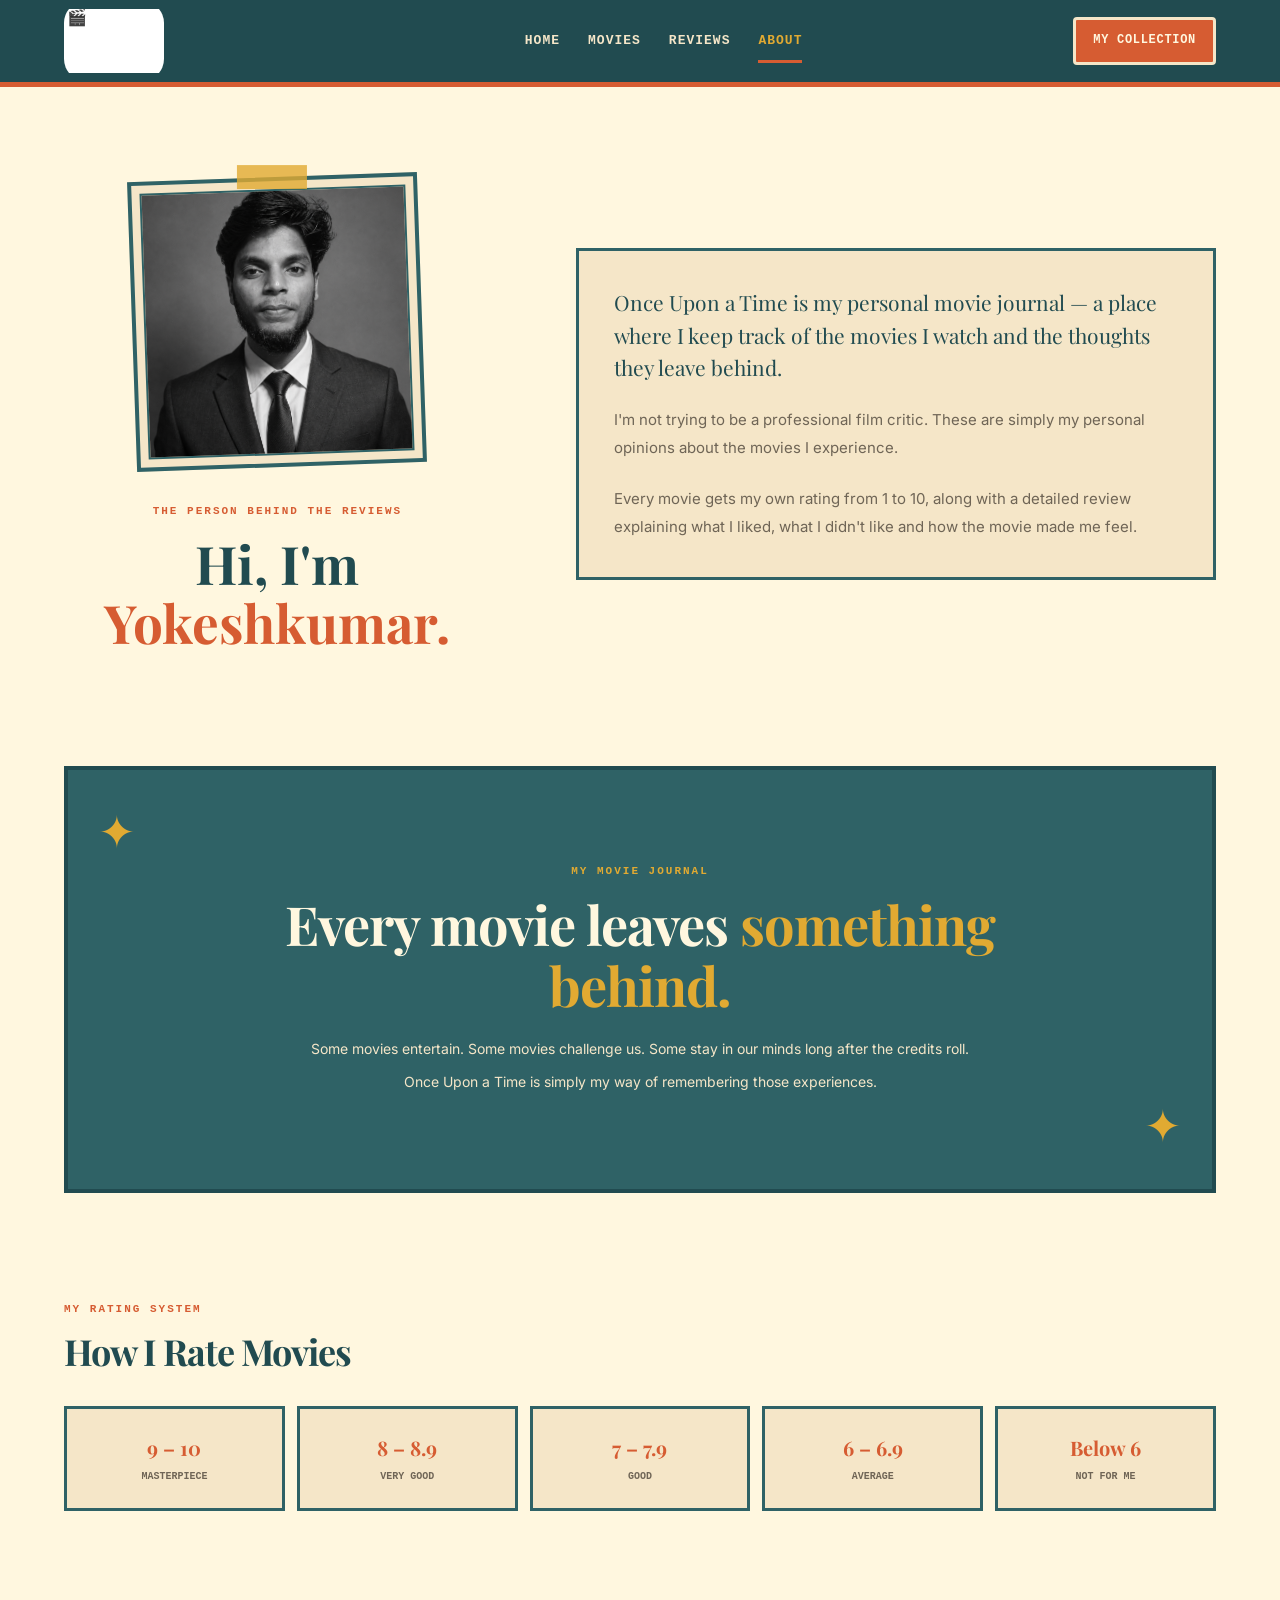
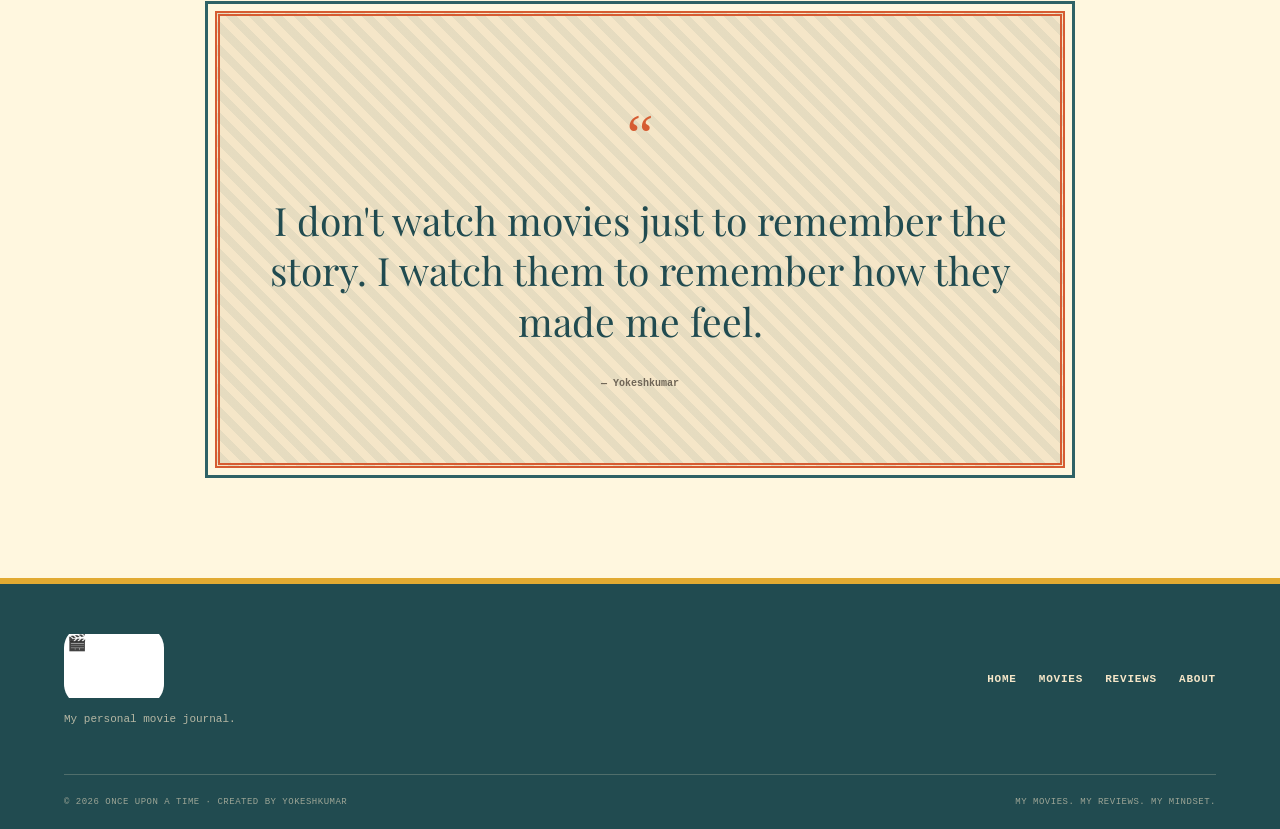
<file: about.html>
<!doctype html>
<html lang="en">
  <head>
    <meta charset="UTF-8" />
    <meta name="viewport" content="width=device-width, initial-scale=1.0" />
    <title>About | Once Upon a Time</title>
    <meta
      name="description"
      content="About Yokeshkumar and his personal movie journal."
    />
    <link rel="preconnect" href="https://fonts.googleapis.com" />
    <link rel="preconnect" href="https://fonts.googleapis.com" crossorigin />
    <link
      href="https://fonts.googleapis.com/css2?family=Inter:wght@400;500;600;700;800&family=Playfair+Display:wght@500;600;700&display=swap"
      rel="stylesheet"
    />
    <link rel="stylesheet" href="css/style.css" />
    <link rel="stylesheet" href="css/responsive.css" />
  </head>
  <body>
    <!-- ===================================================== HEADER ====================================================== -->
    <header class="site-header">
      <div class="container nav-container">
        <a href="index.html" class="logo">
          <span class="logo-icon"> 🎬 </span>
          <span class="logo-text"> Once <span>Upon a Time</span> </span>
        </a>
        <nav class="main-nav">
          <a href="index.html" class="nav-link"> Home </a>
          <a href="movies.html" class="nav-link"> Movies </a>
          <a href="reviews.html" class="nav-link"> Reviews </a>
          <a href="about.html" class="nav-link active"> About </a>
        </nav>
        <a href="movies.html" class="nav-button"> My Collection </a>
      </div>
    </header>
    <!-- ===================================================== ABOUT ====================================================== -->
    <main>
      <section class="about-page">
        <div class="container">
          <div class="about-hero">
            <!-- PROFILE -->
            <div class="about-profile">
              <div class="profile-image">
                <img src="images/profile/yokeshkumar.png" alt="Yokeshkumar" />
              </div>
              <span class="section-label"> THE PERSON BEHIND THE REVIEWS </span>
              <h1>Hi, I'm <span>Yokeshkumar.</span></h1>
            </div>
            <!-- INTRO -->
            <div class="about-intro">
              <p class="about-lead">
                Once Upon a Time is my personal movie journal — a place where I
                keep track of the movies I watch and the thoughts they leave
                behind.
              </p>
              <p>
                I'm not trying to be a professional film critic. These are
                simply my personal opinions about the movies I experience.
              </p>
              <p>
                Every movie gets my own rating from 1 to 10, along with a
                detailed review explaining what I liked, what I didn't like and
                how the movie made me feel.
              </p>
            </div>
          </div>
          <!-- ================================================= MY MOVIE PHILOSOPHY ================================================== -->
          <div class="about-philosophy">
            <span class="section-label"> MY MOVIE JOURNAL </span>
            <h2>Every movie leaves <span>something behind.</span></h2>
            <p>
              Some movies entertain. Some movies challenge us. Some stay in our
              minds long after the credits roll.
            </p>
            <p>
              Once Upon a Time is simply my way of remembering those
              experiences.
            </p>
          </div>
          <!-- ================================================= RATING SYSTEM ================================================== -->
          <div class="rating-guide">
            <div class="section-top">
              <div>
                <span class="section-label"> MY RATING SYSTEM </span>
                <h2>How I Rate Movies</h2>
              </div>
            </div>
            <div class="rating-scale">
              <div class="rating-item">
                <strong> 9 – 10 </strong> <span> Masterpiece </span>
              </div>
              <div class="rating-item">
                <strong> 8 – 8.9 </strong> <span> Very Good </span>
              </div>
              <div class="rating-item">
                <strong> 7 – 7.9 </strong> <span> Good </span>
              </div>
              <div class="rating-item">
                <strong> 6 – 6.9 </strong> <span> Average </span>
              </div>
              <div class="rating-item">
                <strong> Below 6 </strong> <span> Not For Me </span>
              </div>
            </div>
          </div>
          <!-- ================================================= QUOTE ================================================== -->
          <div class="about-quote">
            <span> “ </span>
            <blockquote>
              I don't watch movies just to remember the story. I watch them to
              remember how they made me feel.
            </blockquote>
            <small> — Yokeshkumar </small>
          </div>
        </div>
      </section>
    </main>
    <!-- ===================================================== FOOTER ====================================================== -->
    <footer class="site-footer">
      <div class="container footer-container">
        <div class="footer-brand">
          <a href="index.html" class="logo">
            <span class="logo-icon"> 🎬 </span>
            <span class="logo-text"> Once <span>Upon a Time</span> </span>
          </a>
          <p>My personal movie journal.</p>
        </div>
        <div class="footer-links">
          <a href="index.html"> Home </a> <a href="movies.html"> Movies </a>
          <a href="reviews.html"> Reviews </a> <a href="about.html"> About </a>
        </div>
      </div>
      <div class="container footer-bottom">
        <p>© 2026 Once Upon a Time · Created by Yokeshkumar</p>
        <p>My movies. My reviews. My mindset.</p>
      </div>
    </footer>
    <script src="js/app.js"></script>
  </body>
</html>
</file>
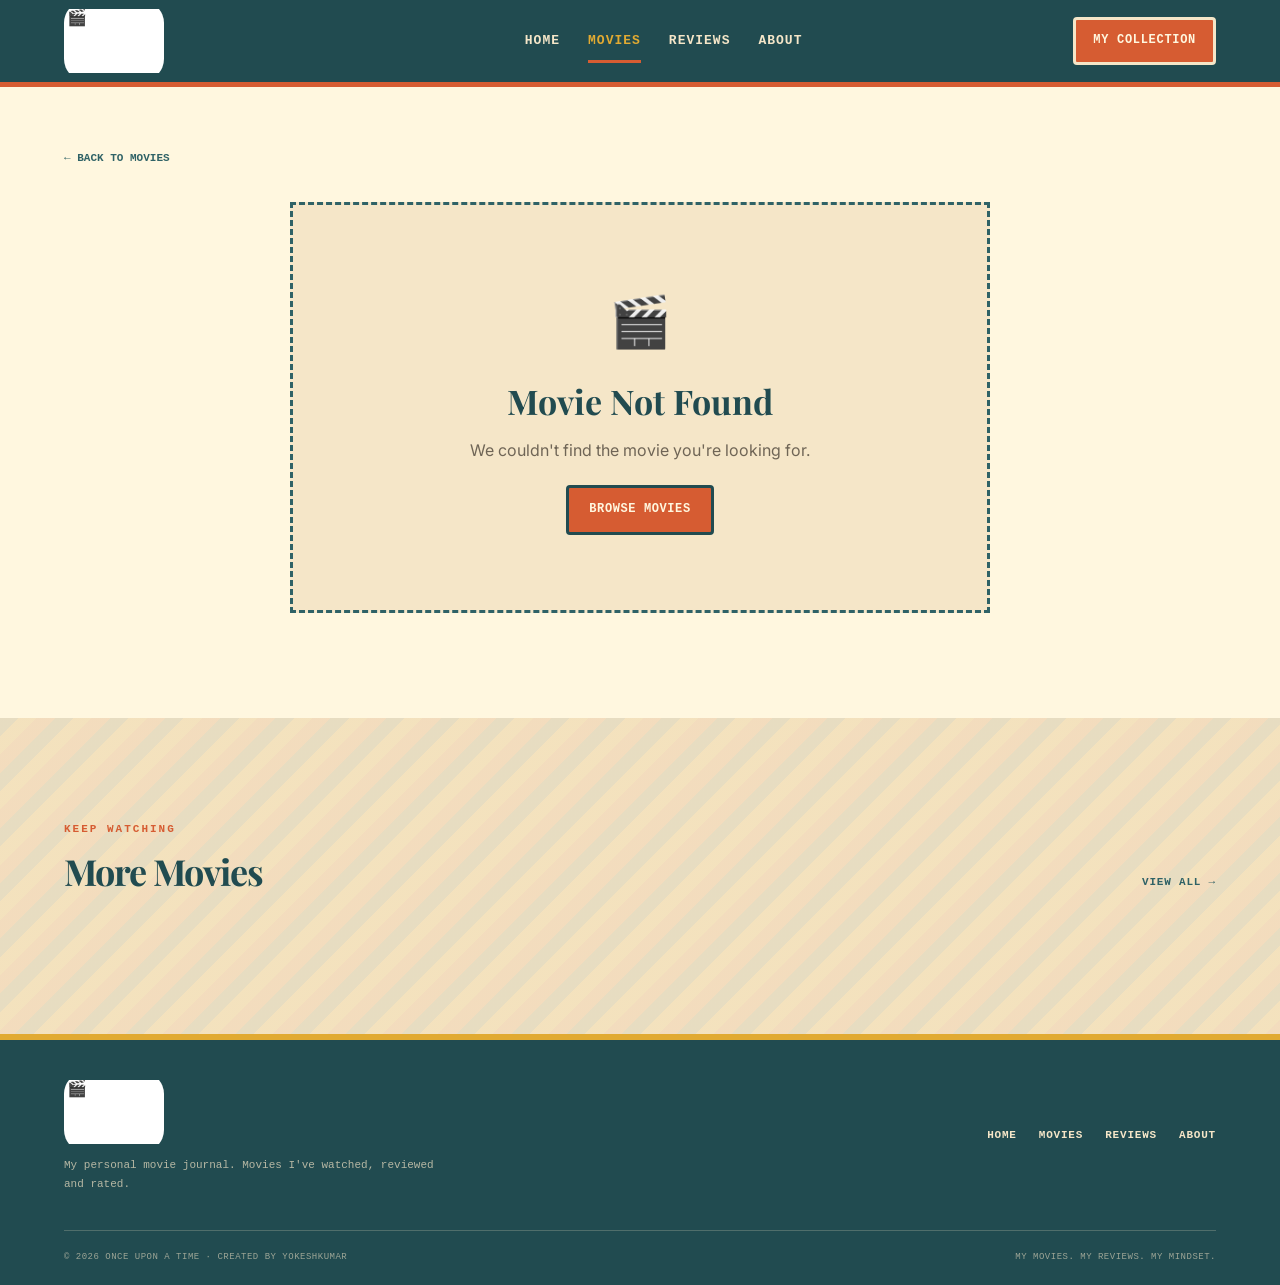
<file: movie.html>
<!doctype html>
<html lang="en">
  <head>
    <meta charset="UTF-8" />
    <meta name="viewport" content="width=device-width, initial-scale=1.0" />
    <title>Movie Details | Once Upon a Time</title>
    <meta
      name="description"
      content="Movie review and rating by Yokeshkumar."
    />
    <!-- Google Fonts -->
    <link rel="preconnect" href="https://fonts.googleapis.com" />
    <link rel="preconnect" href="https://fonts.googleapis.com" crossorigin />
    <link
      href="https://fonts.googleapis.com/css2?family=Inter:wght@400;500;600;700;800&family=Playfair+Display:wght@500;600;700&display=swap"
      rel="stylesheet"
    />
    <!-- Main CSS -->
    <link rel="stylesheet" href="css/style.css" />
    <link rel="stylesheet" href="css/responsive.css" />
  </head>
  <body>
    <!-- ===================================================== HEADER ====================================================== -->
    <header class="site-header">
      <div class="container nav-container">
        <!-- Logo -->
        <a href="index.html" class="logo">
          <span class="logo-icon">🎬</span>
          <span class="logo-text"> Once <span>Upon a Time</span> </span>
        </a>
        <!-- Navigation -->
        <nav class="main-nav">
          <a href="index.html" class="nav-link"> Home </a>
          <a href="movies.html" class="nav-link active"> Movies </a>
          <a href="reviews.html" class="nav-link"> Reviews </a>
          <a href="about.html" class="nav-link"> About </a>
        </nav>
        <a href="movies.html" class="nav-button"> My Collection </a>
      </div>
    </header>
    <!-- ===================================================== MOVIE DETAILS ====================================================== -->
    <main>
      <section class="movie-details-section">
        <div class="container">
          <!-- Back Button -->
          <a href="movies.html" class="back-link"> ← Back to Movies </a>
          <!-- ================================================= MOVIE CONTENT ================================================== -->
          <div class="movie-details" id="movieDetails">
            <!-- JavaScript will insert movie details here -->
            <!-- Loading -->
            <div class="movie-loading">
              <div class="loading-spinner"></div>
              <p>Loading movie...</p>
            </div>
          </div>
          <!-- ================================================= ERROR MESSAGE ================================================== -->
          <div class="movie-error" id="movieError" hidden>
            <div class="error-icon">🎬</div>
            <h2>Movie Not Found</h2>
            <p>We couldn't find the movie you're looking for.</p>
            <a href="movies.html" class="btn btn-primary"> Browse Movies </a>
          </div>
        </div>
      </section>
      <!-- ===================================================== OTHER MOVIES ====================================================== -->
      <section class="related-section">
        <div class="container">
          <div class="section-top">
            <div>
              <span class="section-label"> KEEP WATCHING </span>
              <h2>More Movies</h2>
            </div>
            <a href="movies.html" class="view-all"> View All → </a>
          </div>
          <div class="movie-grid related-grid" id="relatedMovies">
            <!-- JavaScript will insert related movies -->
          </div>
        </div>
      </section>
    </main>
    <!-- ===================================================== FOOTER ====================================================== -->
    <footer class="site-footer">
      <div class="container footer-container">
        <div class="footer-brand">
          <a href="index.html" class="logo">
            <span class="logo-icon"> 🎬 </span>
            <span class="logo-text"> Once <span>Upon a Time</span> </span>
          </a>
          <p>
            My personal movie journal. Movies I've watched, reviewed and rated.
          </p>
        </div>
        <div class="footer-links">
          <a href="index.html"> Home </a> <a href="movies.html"> Movies </a>
          <a href="reviews.html"> Reviews </a> <a href="about.html"> About </a>
        </div>
      </div>
      <div class="container footer-bottom">
        <p>© 2026 Once Upon a Time · Created by Yokeshkumar</p>
        <p>My movies. My reviews. My mindset.</p>
      </div>
    </footer>
    <!-- ===================================================== JAVASCRIPT ====================================================== -->
    <script src="js/movie-details.js"></script>
  </body>
</html>
</file>
<file: css/style.css>
:root {
    --cream: #f5e6c8;
    --paper: #fff7df;
    --paper-deep: #ead8b5;
    --teal: #2f6266;
    --teal-dark: #214b50;
    --teal-light: #5b9695;
    --orange: #d65c32;
    --orange-light: #ef8b4d;
    --red: #b94737;
    --mustard: #e1aa32;
    --ink: #263f42;
    --muted: #6f6556;
    --white: #fffaf0;
    --border: #2f6266;
    --shadow: 7px 7px 0 rgba(47, 98, 102, .18);
    --soft-shadow: 0 12px 30px rgba(55, 47, 35, .14);
    --container: 1180px;
    --radius: 8px;
    --transition: .25s ease;
}

* {
    margin: 0;
    padding: 0;
    box-sizing: border-box;
}

html {
    scroll-behavior: smooth;
}

body {
    font-family: "Inter", Arial, sans-serif;
    background: var(--cream);
    color: var(--ink);
    line-height: 1.65;
    overflow-x: hidden;
}

body::before {
    content: "";
    position: fixed;
    inset: 0;
    z-index: -2;
    pointer-events: none;
    opacity: .28;
    background-image:
        radial-gradient(circle at 20% 20%, rgba(47, 98, 102, .12) 0 1px, transparent 1.5px),
        radial-gradient(circle at 80% 70%, rgba(214, 92, 50, .1) 0 1px, transparent 1.5px);
    background-size: 18px 18px, 23px 23px;
}

a {
    color: inherit;
    text-decoration: none;
}

button,
input,
select {
    font: inherit;
}

img {
    display: block;
    max-width: 100%;
}

.container {
    width: min(var(--container), 90%);
    margin: 0 auto;
}

h1,
h2,
h3,
.logo,
.quote-content blockquote,
.about-quote blockquote {
    font-family: "Playfair Display", Georgia, serif;
}

h1,
h2,
h3 {
    color: var(--teal-dark);
}

::selection {
    background: var(--orange);
    color: var(--paper);
}

::-webkit-scrollbar {
    width: 10px;
}

::-webkit-scrollbar-track {
    background: var(--paper-deep);
}

::-webkit-scrollbar-thumb {
    background: var(--teal);
    border: 2px solid var(--paper-deep);
    border-radius: 10px;
}

.site-header {
    position: relative;
    z-index: 100;
    background: var(--teal-dark);
    color: var(--paper);
    border-bottom: 5px solid var(--orange);
    box-shadow: none;
}

.nav-container {
    min-height: 82px;
    display: flex;
    align-items: center;
    justify-content: space-between;
    gap: 30px;
}

.logo {
    display: inline-flex;
    align-items: center;
    width: 190px;
    height: 64px;
    overflow: hidden;
    white-space: nowrap;
    transition: var(--transition);
}

.logo:hover {
    transform: translateY(-1px);
}

.logo-icon {
    width: 100px;
    height: 80px;
    padding: 3px;
    background: white;
    border-radius: 22px;
}

.logo-icon img {
    width: 100%;
    height: 100%;

    display: block;
    object-fit: contain;

    border-radius: 20px;
}


.logo-text {
    display: none;
}

.logo-text span {
    color: var(--orange-light);
}

.main-nav {
    display: flex;
    align-items: center;
    gap: 28px;
}

.nav-link {
    position: relative;
    color: var(--cream);
    font-family: "Courier New", monospace;
    font-size: 13px;
    font-weight: 700;
    text-transform: uppercase;
    letter-spacing: 1px;
    transition: var(--transition);
}

.nav-link:hover,
.nav-link.active {
    color: var(--mustard);
}

.nav-link.active::after {
    content: "";
    position: absolute;
    left: 0;
    right: 0;
    bottom: -11px;
    height: 3px;
    background: var(--orange);
}

.nav-button {
    padding: 11px 17px;
    border: 3px solid var(--cream);
    border-radius: 4px;
    background: var(--orange);
    color: var(--paper);
    box-shadow: none;
    font-family: "Courier New", monospace;
    font-size: 12px;
    font-weight: 700;
    text-transform: uppercase;
    letter-spacing: .7px;
    transition: var(--transition);
}

.nav-button:hover {
    transform: translate(2px, 2px);
    box-shadow: none;
    background: var(--red);
}

.hero {
    position: relative;
    min-height: 650px;
    display: flex;
    align-items: center;
    overflow: hidden;
    background: var(--paper);
}

.hero::before {
    content: "";
    position: absolute;
    width: 850px;
    height: 850px;
    right: -210px;
    top: -100px;
    background: repeating-conic-gradient(from -15deg,
            var(--orange) 0 9deg,
            var(--cream) 9deg 18deg,
            var(--teal) 18deg 27deg,
            var(--paper) 27deg 36deg,
            var(--mustard) 36deg 45deg);
    border-radius: 50%;
    opacity: .95;
}

.hero::after {
    content: "";
    position: absolute;
    inset: 0;
    background:
        linear-gradient(90deg, var(--paper) 0%, rgba(255, 247, 223, .98) 39%, rgba(255, 247, 223, .45) 67%, rgba(255, 247, 223, 0) 100%),
        repeating-linear-gradient(0deg, rgba(47, 98, 102, .035) 0 1px, transparent 1px 5px);
    pointer-events: none;
}

.hero-background {
    position: absolute;
    inset: 0;
    background:
        radial-gradient(circle at 76% 50%, transparent 0 118px, rgba(255, 247, 223, .9) 120px 126px, transparent 128px),
        radial-gradient(circle at 76% 50%, rgba(214, 92, 50, .2), transparent 25%);
}

.hero-container {
    position: relative;
    z-index: 2;
    display: grid;
    grid-template-columns: 1.1fr .9fr;
    align-items: center;
    gap: 55px;
}

.hero-content {
    max-width: 700px;
}

.hero-label,
.section-label,
.filter-label {
    display: inline-block;
    color: var(--orange);
    font-family: "Courier New", monospace;
    font-size: 11px;
    font-weight: 800;
    text-transform: uppercase;
    letter-spacing: 2px;
}

.hero-label {
    margin-bottom: 17px;
}

.hero h1 {
    max-width: 720px;
    margin-bottom: 22px;
    font-size: clamp(48px, 6vw, 78px);
    line-height: 1.02;
    letter-spacing: -2px;
    color: var(--teal-dark);
}

.hero h1::before {
    content: "✦";
    display: block;
    margin-bottom: 6px;
    color: var(--mustard);
    font-family: Georgia, serif;
    font-size: 24px;
    letter-spacing: 0;
}

.hero h1 span {
    color: var(--orange);
    text-shadow: none;
}

.hero-description {
    max-width: 590px;
    margin-bottom: 17px;
    color: var(--muted);
    font-size: 16px;
}

.reviewer {
    margin-bottom: 30px;
    color: var(--muted);
    font-family: "Courier New", monospace;
    font-size: 13px;
}

.reviewer strong {
    color: var(--teal);
}

.hero-buttons {
    display: flex;
    flex-wrap: wrap;
    gap: 14px;
}

.btn {
    display: inline-flex;
    align-items: center;
    justify-content: center;
    gap: 10px;
    min-height: 46px;
    padding: 12px 20px;
    border: 3px solid var(--teal-dark);
    border-radius: 4px;
    font-family: "Courier New", monospace;
    font-size: 12px;
    font-weight: 800;
    text-transform: uppercase;
    letter-spacing: .6px;
    cursor: pointer;
    transition: var(--transition);
}

.btn-primary {
    background: var(--orange);
    color: var(--paper);
    box-shadow: none;
}

.btn-primary:hover {
    transform: translate(2px, 2px);
    box-shadow: none;
    background: var(--red);
}

.btn-secondary {
    background: var(--paper);
    color: var(--teal-dark);
    box-shadow: none;
}

.btn-secondary:hover {
    background: var(--mustard);
    color: var(--teal-dark);
    transform: translate(2px, 2px);
    box-shadow: none;
}

.hero-decoration {
    position: relative;
    min-height: 430px;
    display: grid;
    place-items: center;
}

.film-circle {
    position: relative;
    width: 260px;
    height: 260px;
    display: grid;
    place-items: center;
    border: 8px double var(--teal);
    border-radius: 50%;
    background: var(--cream);
    box-shadow: none;
}

.film-circle::before {
    content: "";
    position: absolute;
    inset: 22px;
    border: 3px dashed var(--orange);
    border-radius: 50%;
}

.film-circle::after {
    content: "★  ★  ★  ★";
    position: absolute;
    top: -31px;
    color: var(--mustard);
    font-size: 18px;
    letter-spacing: 8px;
}

.film-circle span {
    position: relative;
    z-index: 2;
    font-size: 72px;
    filter: grayscale(.1);
}

.floating-card {
    position: absolute;
    width: 155px;
    min-height: 105px;
    padding: 15px;
    display: flex;
    flex-direction: column;
    align-items: center;
    justify-content: center;
    text-align: center;
    background: var(--paper);
    border: 3px solid var(--teal);
    border-radius: 6px;
    box-shadow: none;
}

.floating-card span {
    font-size: 22px;
}

.floating-card strong {
    margin-top: 2px;
    color: var(--orange);
    font-family: "Playfair Display", Georgia, serif;
    font-size: 25px;
}

.floating-card small {
    color: var(--muted);
    font-family: "Courier New", monospace;
    font-size: 9px;
    font-weight: 700;
    text-transform: uppercase;
}

.card-one {
    top: 40px;
    right: 5px;
    transform: rotate(4deg);
}

.card-two {
    bottom: 40px;
    left: 0;
    transform: rotate(-4deg);
}

.stats-section {
    position: relative;
    background: var(--teal);
    color: var(--paper);
    border-top: 6px solid var(--orange);
    border-bottom: 6px solid var(--mustard);
}

.stats-section::before,
.quote-section::before {
    content: "✦  ✧  ✦  ✧  ✦  ✧  ✦";
    position: absolute;
    left: 50%;
    top: -16px;
    transform: translateX(-50%);
    color: var(--mustard);
    background: var(--teal);
    padding: 0 14px;
    font-size: 14px;
    letter-spacing: 5px;
}

.stats-grid {
    display: grid;
    grid-template-columns: repeat(4, 1fr);
}

.stat-item {
    padding: 28px 20px;
    text-align: center;
    border-right: 2px solid rgba(245, 230, 200, .28);
}

.stat-item:last-child {
    border-right: 0;
}

.stat-number {
    display: block;
    color: var(--paper);
    font-family: "Playfair Display", Georgia, serif;
    font-size: 38px;
    line-height: 1;
}

.stat-label {
    display: block;
    margin-top: 7px;
    color: var(--cream);
    font-family: "Courier New", monospace;
    font-size: 10px;
    font-weight: 700;
    text-transform: uppercase;
    letter-spacing: 1.2px;
}

.intro-section {
    padding: 105px 0;
    background: var(--paper);
    border-bottom: 2px solid var(--paper-deep);
}

.intro-container {
    display: grid;
    grid-template-columns: 1fr 1fr;
    gap: 90px;
    align-items: end;
}

.section-heading h2,
.section-top h2,
.page-hero h1,
.about-philosophy h2 {
    margin-top: 12px;
    font-size: clamp(35px, 4.5vw, 54px);
    line-height: 1.12;
    letter-spacing: -1px;
}

.section-heading h2 span,
.page-hero h1 span,
.about-philosophy h2 span {
    color: var(--orange);
}

.intro-text {
    position: relative;
    padding: 30px;
    background: var(--cream);
    border: 3px solid var(--teal);
    border-radius: 7px;
    box-shadow: none;
}

.intro-text::before {
    content: "MY NOTES";
    position: absolute;
    top: -15px;
    left: 20px;
    padding: 4px 9px;
    background: var(--orange);
    color: var(--paper);
    border: 2px solid var(--teal-dark);
    font-family: "Courier New", monospace;
    font-size: 9px;
    font-weight: 800;
}

.intro-text p {
    color: var(--muted);
    font-size: 15px;
}

.intro-text p+p {
    margin-top: 20px;
}

.movies-section {
    padding: 90px 0 105px;
    background:
        linear-gradient(rgba(255, 247, 223, .93), rgba(255, 247, 223, .93)),
        repeating-linear-gradient(135deg, var(--mustard) 0 12px, var(--orange) 12px 24px, var(--teal) 24px 36px);
}

.section-top {
    display: flex;
    align-items: end;
    justify-content: space-between;
    gap: 25px;
    margin-bottom: 32px;
}

.section-top h2 {
    font-size: 36px;
}

.view-all {
    color: var(--teal);
    font-family: "Courier New", monospace;
    font-size: 11px;
    font-weight: 800;
    text-transform: uppercase;
    letter-spacing: .8px;
}

.view-all:hover {
    color: var(--orange);
}

.movie-grid {
    display: grid;
    grid-template-columns: repeat(4, 1fr);
    gap: 22px;
}

.movie-card {
    position: relative;
    overflow: hidden;
    background: var(--paper);
    border: 4px solid var(--teal);
    border-radius: 5px;
    box-shadow: none;
    transition: transform var(--transition);
}

.movie-card:nth-child(2n) {
    box-shadow: none;
}

.movie-card:nth-child(3n) {
    transform: rotate(-.5deg);
}

.movie-card:nth-child(4n) {
    transform: rotate(.5deg);
}

.movie-card:hover {
    transform: translateY(-7px) rotate(0);
    box-shadow: none;
}

.poster-wrapper {
    position: relative;
    aspect-ratio: 2 / 3;
    overflow: hidden;
    background: var(--teal-dark);
    border-bottom: 4px solid var(--teal);
}

.poster-wrapper::after {
    content: "";
    position: absolute;
    inset: 0;
    pointer-events: none;
    background: linear-gradient(135deg, rgba(255, 247, 223, .05), transparent 55%);
}

.poster-wrapper img {
    width: 100%;
    height: 100%;
    object-fit: cover;
    transition: transform .5s ease;
}

.movie-card:hover .poster-wrapper img {
    transform: scale(1.045);
}

.rating-badge {
    position: absolute;
    right: 12px;
    bottom: 12px;
    z-index: 5;

    min-width: 52px;
    height: 42px;
    padding: 6px 9px;

    display: flex;
    align-items: center;
    justify-content: center;

    background: var(--mustard);
    color: var(--teal-dark);

    border: 3px solid var(--teal-dark);
    border-radius: 8px;

    box-shadow: 3px 3px 0 rgba(47, 98, 102, .25);

    font-family: "Playfair Display", Georgia, serif;
    font-size: 15px;
    font-weight: 800;
}

.movie-info {
    padding: 17px 15px 18px;
    background: var(--paper);
}

.movie-info h3 {
    margin-bottom: 7px;
    font-size: 17px;
    line-height: 1.25;
}

.movie-meta {
    display: flex;
    flex-wrap: wrap;
    gap: 6px;
    color: var(--muted);
    font-family: "Courier New", monospace;
    font-size: 10px;
}

.genre-list {
    display: flex;
    flex-wrap: wrap;
    gap: 5px;
    margin-top: 11px;
}

.genre-list span {
    padding: 3px 7px;
    border: 1px solid var(--teal);
    color: var(--teal);
    font-family: "Courier New", monospace;
    font-size: 9px;
    font-weight: 700;
    text-transform: uppercase;
}

.review-link {
    display: inline-block;
    margin-top: 14px;
    color: var(--orange);
    font-family: "Courier New", monospace;
    font-size: 10px;
    font-weight: 800;
    text-transform: uppercase;
}

.review-link:hover {
    color: var(--teal);
}

.top-rated-section {
    position: relative;
    padding: 95px 0 110px;
    background: var(--teal-dark);
    color: var(--paper);
    overflow: hidden;
}

.top-rated-section::after {
    content: "";
    position: absolute;
    width: 500px;
    height: 500px;
    right: -240px;
    bottom: -280px;
    border: 65px solid rgba(225, 170, 50, .13);
    border-radius: 50%;
}

.top-rated-section h2,
.top-rated-section .section-top h2 {
    color: var(--paper);
}

.top-rated-section .section-label {
    color: var(--mustard);
}

.top-rated-section .view-all {
    color: var(--cream);
}

.ranking-list {
    max-width: 920px;
    border-top: 3px solid var(--mustard);
}

.ranking-item {
    position: relative;
    display: grid;
    grid-template-columns: 60px 55px 1fr auto;
    align-items: center;
    gap: 18px;
    padding: 16px 10px;
    border-bottom: 2px solid rgba(245, 230, 200, .2);
    transition: var(--transition);
}

.ranking-item:hover {
    padding-left: 18px;
    background: rgba(245, 230, 200, .06);
}

.rank-number {
    color: var(--mustard);
    font-family: "Playfair Display", Georgia, serif;
    font-size: 25px;
    font-weight: 700;
}

.ranking-item img {
    width: 55px;
    height: 75px;
    object-fit: cover;
    border: 3px solid var(--cream);
}

.ranking-info h3 {
    margin-bottom: 3px;
    color: var(--paper);
    font-size: 16px;
}

.ranking-info p {
    color: var(--cream);
    font-family: "Courier New", monospace;
    font-size: 10px;
}

.ranking-rating {
    display: flex;
    align-items: baseline;
    gap: 4px;
}

.ranking-rating span {
    color: var(--cream);
    font-family: "Courier New", monospace;
    font-size: 11px;
}

.ranking-rating strong {
    color: var(--mustard);
    font-family: "Playfair Display", Georgia, serif;
    font-size: 25px;
}

.ranking-rating small {
    color: var(--cream);
    font-size: 10px;
}

.quote-section {
    position: relative;
    padding: 105px 0;
    background: var(--orange);
    color: var(--paper);
    overflow: hidden;
}

.quote-section::before {
    background: var(--orange);
}

.quote-section::after {
    content: "✦";
    position: absolute;
    right: 8%;
    top: 30%;
    color: rgba(255, 247, 223, .25);
    font-size: 130px;
}

.quote-content {
    max-width: 900px;
    margin: auto;
    text-align: center;
}

.quote-mark {
    display: block;
    color: var(--mustard);
    font-family: Georgia, serif;
    font-size: 65px;
    line-height: .7;
}

.quote-content blockquote {
    position: relative;
    margin: 18px auto 25px;
    font-size: clamp(25px, 4vw, 43px);
    line-height: 1.25;
}

.quote-content p {
    font-family: "Courier New", monospace;
    font-size: 12px;
    font-weight: 700;
    letter-spacing: 1px;
}

.site-footer {
    position: relative;
    background: var(--teal-dark);
    color: var(--cream);
    border-top: 6px solid var(--mustard);
}

.footer-container {
    min-height: 190px;
    display: flex;
    align-items: center;
    justify-content: space-between;
    gap: 50px;
}

.footer-brand {
    max-width: 370px;
}

.footer-brand p {
    margin-top: 12px;
    color: rgba(245, 230, 200, .7);
    font-family: "Courier New", monospace;
    font-size: 11px;
    line-height: 1.7;
}

.footer-links {
    display: flex;
    flex-wrap: wrap;
    gap: 22px;
}

.footer-links a {
    color: var(--cream);
    font-family: "Courier New", monospace;
    font-size: 11px;
    font-weight: 700;
    text-transform: uppercase;
    letter-spacing: .8px;
    transition: var(--transition);
}

.footer-links a:hover {
    color: var(--mustard);
}

.footer-bottom {
    min-height: 55px;
    display: flex;
    align-items: center;
    justify-content: space-between;
    gap: 20px;
    border-top: 1px solid rgba(245, 230, 200, .22);
    color: rgba(245, 230, 200, .58);
    font-family: "Courier New", monospace;
    font-size: 9px;
    text-transform: uppercase;
    letter-spacing: .5px;
}

.page-hero {
    position: relative;
    overflow: hidden;
    padding: 105px 0 100px;
    background:
        radial-gradient(circle at 82% 50%, transparent 0 90px, rgba(255, 247, 223, .9) 92px 100px, transparent 102px),
        repeating-conic-gradient(from 0deg at 88% 50%, var(--orange) 0 10deg, var(--paper) 10deg 20deg, var(--teal) 20deg 30deg, var(--paper) 30deg 40deg);
}

.page-hero::after {
    content: "";
    position: absolute;
    inset: 0;
    background: linear-gradient(90deg, var(--paper) 0%, rgba(255, 247, 223, .97) 42%, rgba(255, 247, 223, .55) 72%, transparent 100%);
}

.page-hero .container {
    position: relative;
    z-index: 2;
}

.page-hero h1 {
    max-width: 760px;
    margin: 13px 0 18px;
    font-size: clamp(45px, 6vw, 68px);
    line-height: 1.08;
}

.page-hero p {
    max-width: 650px;
    color: var(--muted);
    font-size: 15px;
}

.movie-collection,
.reviews-page {
    padding: 75px 0 110px;
    background: var(--paper);
}

.movie-controls {
    display: flex;
    flex-direction: column;
    gap: 28px;
    margin-bottom: 45px;
}

.search-box {
    position: relative;
    max-width: 620px;
}

.search-box input {
    width: 100%;
    height: 52px;
    padding: 0 18px 0 50px;
    border: 3px solid var(--teal);
    border-radius: 5px;
    outline: none;
    background: var(--cream);
    color: var(--ink);
    box-shadow: none;
    font-size: 13px;
}

.search-box input::placeholder {
    color: #8a7b66;
}

.search-box input:focus {
    border-color: var(--orange);
    box-shadow: none;
}

.search-icon {
    position: absolute;
    left: 17px;
    top: 50%;
    z-index: 2;
    transform: translateY(-50%);
    color: var(--orange);
    font-family: Georgia, serif;
    font-size: 24px;
    pointer-events: none;
}

.filter-section {
    display: flex;
    flex-direction: column;
    gap: 11px;
}

.filter-buttons {
    display: flex;
    flex-wrap: wrap;
    gap: 8px;
}

.filter-btn {
    padding: 8px 13px;
    border: 2px solid var(--teal);
    border-radius: 3px;
    background: transparent;
    color: var(--teal);
    cursor: pointer;
    font-family: "Courier New", monospace;
    font-size: 10px;
    font-weight: 800;
    text-transform: uppercase;
    transition: var(--transition);
}

.filter-btn:hover,
.filter-btn.active {
    background: var(--orange);
    border-color: var(--orange);
    color: var(--paper);
    box-shadow: none;
}

.results-header {
    display: flex;
    align-items: center;
    justify-content: space-between;
    gap: 20px;
    margin-bottom: 25px;
    padding: 12px 0;
    border-top: 2px solid var(--teal);
    border-bottom: 2px solid var(--teal);
}

.results-header p {
    color: var(--muted);
    font-family: "Courier New", monospace;
    font-size: 11px;
    font-weight: 700;
}

.results-header select,
.review-controls select {
    min-height: 42px;
    padding: 0 35px 0 12px;
    border: 2px solid var(--teal);
    border-radius: 3px;
    outline: none;
    background: var(--cream);
    color: var(--teal-dark);
    font-family: "Courier New", monospace;
    font-size: 10px;
    font-weight: 700;
}

.collection-grid {
    grid-template-columns: repeat(4, 1fr);
}

.no-results {
    padding: 80px 20px;
    text-align: center;
    border: 3px dashed var(--teal);
    background: var(--cream);
}

.no-results-icon {
    margin-bottom: 12px;
    font-size: 45px;
}

.no-results h2 {
    margin-bottom: 8px;
    font-size: 30px;
}

.no-results p {
    color: var(--muted);
    font-size: 13px;
}

.movie-details-section {
    padding: 55px 0 105px;
    background: var(--paper);
}

.back-link {
    display: inline-block;
    margin-bottom: 35px;
    color: var(--teal);
    font-family: "Courier New", monospace;
    font-size: 11px;
    font-weight: 800;
    text-transform: uppercase;
}

.back-link:hover {
    color: var(--orange);
}

.movie-detail-hero {
    display: grid;
    grid-template-columns: 330px 1fr;
    gap: 65px;
    align-items: start;
}

.movie-detail-poster {
    position: relative;
    padding: 8px;
    background: var(--cream);
    border: 4px solid var(--teal);
    box-shadow: none;
}

.movie-detail-poster::before,
.movie-detail-poster::after {
    content: "";
    position: absolute;
    width: 28px;
    height: 28px;
    border: 3px solid var(--mustard);
}

.movie-detail-poster::before {
    top: -13px;
    left: -13px;
    border-right: 0;
    border-bottom: 0;
}

.movie-detail-poster::after {
    right: -13px;
    bottom: -13px;
    border-left: 0;
    border-top: 0;
}

.movie-detail-poster img {
    width: 100%;
    aspect-ratio: 2 / 3;
    object-fit: cover;
}

.movie-detail-info h1 {
    margin-bottom: 20px;
    font-size: clamp(40px, 5vw, 64px);
    line-height: 1.08;
}

.movie-detail-meta {
    display: flex;
    flex-wrap: wrap;
    gap: 7px;
    margin-bottom: 18px;
}

.movie-detail-meta span,
.detail-genres span {
    padding: 5px 9px;
    border: 2px solid var(--teal);
    background: var(--cream);
    color: var(--teal);
    font-family: "Courier New", monospace;
    font-size: 9px;
    font-weight: 800;
    text-transform: uppercase;
}

.detail-genres {
    display: flex;
    flex-wrap: wrap;
    gap: 6px;
    margin-bottom: 28px;
}

.my-rating {
    display: inline-flex;
    align-items: center;
    gap: 18px;
    margin-bottom: 25px;
    padding: 15px 20px;
    background: var(--teal);
    color: var(--paper);
    border: 3px solid var(--teal-dark);
    box-shadow: none;
}

.rating-number {
    display: flex;
    align-items: baseline;
    gap: 3px;
}

.rating-number span {
    color: var(--cream);
    font-family: "Courier New", monospace;
    font-size: 11px;
}

.rating-number strong {
    color: var(--mustard);
    font-family: "Playfair Display", Georgia, serif;
    font-size: 35px;
}

.rating-number small {
    color: var(--cream);
    font-family: "Courier New", monospace;
    font-size: 10px;
}

.rating-description {
    display: flex;
    flex-direction: column;
    gap: 1px;
}

.rating-description strong {
    color: var(--paper);
    font-size: 12px;
}

.rating-description span {
    color: var(--cream);
    font-family: "Courier New", monospace;
    font-size: 9px;
}

.watched-info {
    color: var(--muted);
    font-family: "Courier New", monospace;
    font-size: 11px;
}

.watched-info strong {
    color: var(--teal);
}

.full-review {
    max-width: 900px;
    margin: 90px auto 0;
    padding-top: 65px;
    border-top: 3px solid var(--teal);
}

.review-heading {
    margin-bottom: 35px;
}

.review-heading h2 {
    max-width: 800px;
    margin-top: 10px;
    font-size: 38px;
}

.review-content {
    max-width: 800px;
}

.review-content p {
    margin-bottom: 23px;
    color: var(--muted);
    font-size: 16px;
    line-height: 1.95;
}

.review-content p:first-child::first-letter {
    float: left;
    margin: 6px 8px 0 0;
    color: var(--orange);
    font-family: "Playfair Display", Georgia, serif;
    font-size: 54px;
    line-height: .8;
}

.review-verdict {
    max-width: 800px;
    margin-top: 50px;
    padding: 25px;
    background: var(--cream);
    border: 3px solid var(--teal);
    box-shadow: none;
}

.review-verdict h3 {
    margin-bottom: 12px;
    font-size: 23px;
}

.verdict-rating {
    display: flex;
    align-items: baseline;
    gap: 5px;
}

.verdict-rating span {
    color: var(--muted);
    font-family: "Courier New", monospace;
    font-size: 12px;
}

.verdict-rating strong {
    color: var(--orange);
    font-family: "Playfair Display", Georgia, serif;
    font-size: 35px;
}

.verdict-rating small {
    color: var(--muted);
    font-family: "Courier New", monospace;
    font-size: 10px;
}

.related-section {
    padding: 95px 0 110px;
    background:
        linear-gradient(rgba(245, 230, 200, .93), rgba(245, 230, 200, .93)),
        repeating-linear-gradient(135deg, var(--teal) 0 13px, var(--mustard) 13px 26px, var(--orange) 26px 39px);
}

.related-grid {
    grid-template-columns: repeat(4, 1fr);
}

.movie-loading,
.movie-error {
    grid-column: 1 / -1;
    padding: 75px 20px;
    text-align: center;
    border: 3px dashed var(--teal);
    background: var(--cream);
}

.loading-spinner {
    width: 42px;
    height: 42px;
    margin: 0 auto 15px;
    border: 5px solid var(--paper-deep);
    border-top-color: var(--orange);
    border-right-color: var(--teal);
    border-radius: 50%;
    animation: spin .8s linear infinite;
}

@keyframes spin {
    to {
        transform: rotate(360deg);
    }
}

.movie-error {
    max-width: 700px;
    margin: 0 auto;
}

.error-icon {
    margin-bottom: 10px;
    font-size: 50px;
}

.movie-error h2 {
    margin-bottom: 8px;
    font-size: 34px;
}

.movie-error p {
    margin-bottom: 22px;
    color: var(--muted);
}

.reviews-page {
    padding-top: 70px;
}

.review-controls {
    display: flex;
    align-items: end;
    justify-content: space-between;
    gap: 25px;
    margin-bottom: 45px;
}

.review-controls .search-box {
    flex: 1;
}

.reviews-list {
    display: grid;
    gap: 25px;
}

.review-card {
    display: grid;
    grid-template-columns: 180px 1fr;
    gap: 25px;
    padding: 18px;
    background: var(--cream);
    border: 3px solid var(--teal);
    box-shadow: none;
    transition: var(--transition);
}

.review-card:nth-child(2n) {
    box-shadow: none;
}

.review-card:hover {
    transform: translateY(-4px);
}

.review-card-poster {
    aspect-ratio: 2 / 3;
    overflow: hidden;
    border: 3px solid var(--teal);
    background: var(--teal-dark);
}

.review-card-poster img {
    width: 100%;
    height: 100%;
    object-fit: cover;
}

.review-card-content {
    min-width: 0;
}

.review-card-top {
    display: flex;
    align-items: flex-start;
    justify-content: space-between;
    gap: 20px;
    padding-bottom: 13px;
    border-bottom: 2px dashed rgba(47, 98, 102, .35);
}

.review-card-top h2 {
    margin-top: 4px;
    font-size: 27px;
}

.review-card-rating {
    display: flex;
    align-items: baseline;
    gap: 3px;
    white-space: nowrap;
}

.review-card-rating strong {
    color: var(--orange);
    font-family: "Playfair Display", Georgia, serif;
    font-size: 27px;
}

.review-card-rating span {
    color: var(--muted);
    font-family: "Courier New", monospace;
    font-size: 10px;
}

.review-card-meta {
    display: flex;
    flex-wrap: wrap;
    gap: 7px;
    margin: 12px 0;
    color: var(--teal);
    font-family: "Courier New", monospace;
    font-size: 9px;
    font-weight: 800;
    text-transform: uppercase;
}

.review-preview {
    color: var(--muted);
    font-size: 14px;
    line-height: 1.8;
}

.review-card-bottom {
    display: flex;
    align-items: center;
    justify-content: space-between;
    gap: 15px;
    margin-top: 18px;
}

.watched-date {
    color: var(--muted);
    font-family: "Courier New", monospace;
    font-size: 10px;
}

.about-page {
    padding: 90px 0 110px;
    background: var(--paper);
}

.about-hero {
    display: grid;
    grid-template-columns: .8fr 1.2fr;
    gap: 85px;
    align-items: center;
}

.about-profile {
    position: relative;
    text-align: center;
}

.profile-image {
    position: relative;
    width: min(290px, 80%);
    aspect-ratio: 1;
    margin: 0 auto 28px;
    padding: 8px;
    border: 4px solid var(--teal);
    background: var(--cream);
    box-shadow: none;
    transform: rotate(-2deg);
}

.profile-image::before {
    content: "";
    position: absolute;
    width: 70px;
    height: 24px;
    top: -16px;
    left: 50%;
    transform: translateX(-50%) rotate(2deg);
    background: rgba(225, 170, 50, .8);
}

.profile-image img {
    width: 100%;
    height: 100%;
    object-fit: cover;
    border: 2px solid var(--teal);
}

.about-profile h1 {
    margin-top: 13px;
    font-size: clamp(37px, 5vw, 53px);
    line-height: 1.1;
}

.about-profile h1 span {
    display: block;
    color: var(--orange);
}

.about-intro {
    max-width: 700px;
    padding: 35px;
    background: var(--cream);
    border: 3px solid var(--teal);
    box-shadow: none;
}

.about-intro p {
    margin-bottom: 22px;
    color: var(--muted);
    font-size: 15px;
    line-height: 1.9;
}

.about-intro p:last-child {
    margin-bottom: 0;
}

.about-intro .about-lead {
    color: var(--teal-dark);
    font-family: "Playfair Display", Georgia, serif;
    font-size: 21px;
    line-height: 1.55;
}

.about-philosophy {
    position: relative;
    margin-top: 115px;
    padding: 85px 0;
    text-align: center;
    background: var(--teal);
    color: var(--paper);
    border: 4px solid var(--teal-dark);
}

.about-philosophy::before,
.about-philosophy::after {
    content: "✦";
    position: absolute;
    color: var(--mustard);
    font-size: 45px;
}

.about-philosophy::before {
    left: 30px;
    top: 25px;
}

.about-philosophy::after {
    right: 30px;
    bottom: 25px;
}

.about-philosophy .section-label {
    color: var(--mustard);
}

.about-philosophy h2 {
    max-width: 800px;
    margin: 13px auto 22px;
    color: var(--paper);
}

.about-philosophy h2 span {
    color: var(--mustard);
}

.about-philosophy p {
    max-width: 700px;
    margin: 0 auto 10px;
    color: var(--cream);
    font-size: 14px;
}

.rating-guide {
    margin-top: 100px;
}

.rating-scale {
    display: grid;
    grid-template-columns: repeat(5, 1fr);
    gap: 12px;
    margin-top: 35px;
}

.rating-item {
    position: relative;
    padding: 22px 14px;
    text-align: center;
    background: var(--cream);
    border: 3px solid var(--teal);
    box-shadow: none;
}

.rating-item:nth-child(2n) {
    box-shadow: none;
}

.rating-item strong {
    display: block;
    color: var(--orange);
    font-family: "Playfair Display", Georgia, serif;
    font-size: 20px;
}

.rating-item span {
    display: block;
    margin-top: 5px;
    color: var(--muted);
    font-family: "Courier New", monospace;
    font-size: 10px;
    font-weight: 700;
    text-transform: uppercase;
}

.about-quote {
    max-width: 850px;
    margin: 100px auto 0;
    padding: 70px 35px;
    text-align: center;
    background:
        repeating-linear-gradient(45deg, rgba(47, 98, 102, .08) 0 8px, transparent 8px 16px),
        var(--cream);
    border: 5px double var(--orange);
    outline: 3px solid var(--teal);
    outline-offset: 7px;
}

.about-quote>span {
    color: var(--orange);
    font-family: Georgia, serif;
    font-size: 60px;
}

.about-quote blockquote {
    margin: 10px auto 20px;
    color: var(--teal-dark);
    font-size: clamp(24px, 4vw, 39px);
    line-height: 1.3;
}

.about-quote small {
    color: var(--muted);
    font-family: "Courier New", monospace;
    font-size: 10px;
    font-weight: 700;
}

@media (max-width: 1000px) {
    .hero-container {
        grid-template-columns: 1fr;
    }

    .hero-decoration {
        min-height: 340px;
    }

    .movie-grid,
    .collection-grid,
    .related-grid {
        grid-template-columns: repeat(3, 1fr);
    }

    .about-hero {
        grid-template-columns: 1fr;
    }

    .about-profile {
        max-width: 600px;
        margin: auto;
    }

    .rating-scale {
        grid-template-columns: repeat(3, 1fr);
    }
}

@media (max-width: 780px) {
    .nav-container {
        min-height: auto;
        padding: 15px 0;
        flex-wrap: wrap;
    }

    .main-nav {
        order: 3;
        width: 100%;
        justify-content: center;
        gap: 20px;
    }

    .nav-link.active::after {
        bottom: -6px;
    }

    .nav-button {
        margin-left: auto;
    }

    .hero {
        min-height: auto;
        padding: 80px 0 70px;
    }

    .hero::before {
        width: 600px;
        height: 600px;
        right: -260px;
        top: 360px;
    }

    .hero::after {
        background: linear-gradient(180deg, rgba(255, 247, 223, .97) 0 55%, rgba(255, 247, 223, .45) 100%);
    }

    .hero-decoration {
        min-height: 320px;
    }

    .stats-grid {
        grid-template-columns: repeat(2, 1fr);
    }

    .stat-item:nth-child(2) {
        border-right: 0;
    }

    .stat-item:nth-child(-n+2) {
        border-bottom: 2px solid rgba(245, 230, 200, .28);
    }

    .intro-container {
        grid-template-columns: 1fr;
        gap: 40px;
    }

    .movie-grid,
    .collection-grid,
    .related-grid {
        grid-template-columns: repeat(2, 1fr);
    }

    .movie-detail-hero {
        grid-template-columns: 280px 1fr;
        gap: 35px;
    }

    .review-controls {
        align-items: stretch;
        flex-direction: column;
    }

    .review-controls .search-box {
        max-width: none;
    }

    .review-card {
        grid-template-columns: 130px 1fr;
    }

    .footer-container {
        padding: 40px 0;
        align-items: flex-start;
        flex-direction: column;
    }
}

@media (max-width: 560px) {
    .container {
        width: min(92%, var(--container));
    }

    .logo {
        width: 165px;
        height: 56px;
    }

    .logo-icon {
        width: 100%;
        height: 100%;
    }

    .nav-button {
        padding: 9px 11px;
        font-size: 9px;
    }

    .main-nav {
        gap: 12px;
        justify-content: space-between;
    }

    .nav-link {
        font-size: 9px;
    }

    .hero h1 {
        font-size: 45px;
    }

    .hero-buttons {
        flex-direction: column;
        align-items: stretch;
    }

    .btn {
        width: 100%;
    }

    .hero-decoration {
        min-height: 270px;
    }

    .film-circle {
        width: 190px;
        height: 190px;
    }

    .film-circle span {
        font-size: 54px;
    }

    .floating-card {
        width: 120px;
        min-height: 88px;
        padding: 9px;
    }

    .card-one {
        right: -5px;
        top: 15px;
    }

    .card-two {
        left: -5px;
        bottom: 10px;
    }

    .movie-grid,
    .collection-grid,
    .related-grid {
        grid-template-columns: 1fr;
    }

    .section-top {
        align-items: flex-start;
        flex-direction: column;
    }

    .ranking-item {
        grid-template-columns: 38px 48px 1fr;
        gap: 10px;
    }

    .ranking-rating {
        grid-column: 3;
    }

    .page-hero {
        padding: 75px 0;
    }

    .movie-detail-hero {
        grid-template-columns: 1fr;
    }

    .movie-detail-poster {
        width: min(100%, 310px);
        margin: auto;
    }

    .full-review {
        margin-top: 65px;
        padding-top: 45px;
    }

    .review-card {
        grid-template-columns: 1fr;
    }

    .review-card-poster {
        width: 150px;
    }

    .review-card-top {
        flex-direction: column;
    }

    .review-card-bottom {
        align-items: flex-start;
        flex-direction: column;
    }

    .results-header {
        align-items: flex-start;
        flex-direction: column;
    }

    .results-header select {
        width: 100%;
    }

    .rating-scale {
        grid-template-columns: 1fr;
    }

    .about-page {
        padding-top: 65px;
    }

    .about-philosophy {
        margin-top: 75px;
        padding: 65px 20px;
    }

    .about-quote {
        margin-top: 75px;
        padding: 55px 20px;
    }

    .footer-bottom {
        align-items: flex-start;
        flex-direction: column;
        padding: 20px 0;
    }
}
</file>
<file: css/responsive.css>
/* =========================================================
   MOVIE MINDSET
   Responsive Styles
========================================================= */


/* =========================================================
   TABLET
========================================================= */

@media (max-width: 1000px) {

    .hero-container {
        grid-template-columns: 1fr;
    }

    .hero-decoration {
        display: none;
    }


    .movie-grid,
    .collection-grid {
        grid-template-columns: repeat(3, 1fr);
    }


    .intro-container {
        grid-template-columns: 1fr;

        gap: 40px;
    }

}


/* =========================================================
   SMALL TABLET
========================================================= */

@media (max-width: 800px) {

    .nav-container {
        min-height: 70px;
    }

    .main-nav {
        gap: 18px;
    }

    .nav-button {
        display: none;
    }


    .hero {
        min-height: 580px;
    }

    .hero h1 {
        font-size: 55px;
    }


    .stats-grid {
        grid-template-columns: repeat(2, 1fr);
    }

    .stat-item:nth-child(2) {
        border-right: none;
    }

    .stat-item:nth-child(-n + 2) {
        border-bottom: 1px solid var(--border);
    }


    .movie-grid,
    .collection-grid {
        grid-template-columns: repeat(2, 1fr);
    }


    .footer-container {
        flex-direction: column;

        align-items: flex-start;

        justify-content: center;

        padding: 40px 0;
    }

}


/* =========================================================
   MOBILE
========================================================= */

@media (max-width: 600px) {

    .container {
        width: min(92%, 1180px);
    }


    /* HEADER */

    .nav-container {
        min-height: 65px;
    }

    .logo {
        font-size: 17px;
    }

    .logo-icon {
        font-size: 21px;
    }

    .main-nav {
        gap: 13px;
    }

    .nav-link {
        font-size: 11px;
    }

    .nav-link.active::after {
        bottom: -7px;
    }


    /* HERO */

    .hero {
        min-height: 570px;
    }

    .hero h1 {
        font-size: 46px;

        letter-spacing: -1px;
    }

    .hero-description {
        font-size: 14px;
    }

    .hero-buttons {
        flex-direction: column;

        align-items: flex-start;
    }

    .btn {
        width: 100%;
    }


    /* STATS */

    .stat-item {
        padding: 25px 10px;
    }

    .stat-number {
        font-size: 23px;
    }

    .stat-label {
        font-size: 9px;
    }


    /* SECTIONS */

    .intro-section,
    .top-rated-section {
        padding: 75px 0;
    }

    .movies-section {
        padding: 70px 0 80px;
    }


    .section-top {
        align-items: flex-start;

        flex-direction: column;

        gap: 15px;
    }

    .section-top h2 {
        font-size: 32px;
    }


    /* MOVIES */

    .movie-grid,
    .collection-grid {
        grid-template-columns: repeat(2, 1fr);

        gap: 12px;
    }

    .movie-info {
        padding: 13px;
    }

    .movie-info h3 {
        font-size: 14px;
    }

    .genre-list span {
        font-size: 9px;
    }

    .review-link {
        font-size: 10px;
    }


    /* TOP RATED */

    .ranking-item {
        grid-template-columns: 35px 50px 1fr;

        gap: 10px;
    }

    .ranking-item img {
        width: 45px;
        height: 65px;
    }

    .ranking-rating {
        grid-column: 3;

        justify-self: start;

        margin-top: -8px;
    }


    /* PAGE HERO */

    .page-hero {
        padding: 75px 0 60px;
    }

    .page-hero h1 {
        font-size: 45px;
    }

    .page-hero p {
        font-size: 14px;
    }


    /* MOVIE CONTROLS */

    .movie-collection {
        padding: 50px 0 80px;
    }

    .search-box {
        max-width: none;
    }

    .filter-buttons {
        gap: 6px;
    }

    .filter-btn {
        padding: 8px 11px;

        font-size: 10px;
    }


    /* RESULTS */

    .results-header {
        align-items: flex-start;

        flex-direction: column;
    }

    .results-header select {
        width: 100%;
    }


    /* FOOTER */

    .footer-links {
        flex-wrap: wrap;

        gap: 15px;
    }

    .footer-bottom {
        flex-direction: column;

        align-items: flex-start;

        justify-content: center;

        gap: 5px;

        padding: 15px 0;
    }

}

/* =========================================================
   MOVIE DETAILS RESPONSIVE
========================================================= */


@media (max-width: 900px) {

    .movie-detail-hero {
        grid-template-columns: 280px 1fr;

        gap: 40px;
    }

    .movie-detail-info h1 {
        font-size: 48px;
    }

    .related-grid {
        grid-template-columns: repeat(3, 1fr);
    }

}


@media (max-width: 700px) {

    .movie-detail-hero {
        grid-template-columns: 1fr;

        gap: 40px;
    }


    .movie-detail-poster {
        width: min(280px, 75%);

        margin: 0 auto;
    }


    .movie-detail-info {
        text-align: center;
    }


    .movie-detail-meta {
        justify-content: center;
    }


    .detail-genres {
        justify-content: center;
    }


    .my-rating {
        justify-content: center;

        text-align: left;
    }


    .watched-info {
        justify-content: center;
    }


    .full-review {
        margin-top: 70px;

        padding-top: 60px;
    }


    .review-content p {
        font-size: 14px;

        line-height: 1.9;
    }


    .review-verdict {
        align-items: flex-start;

        flex-direction: column;
    }


    .related-grid {
        grid-template-columns: repeat(2, 1fr);
    }

}


@media (max-width: 500px) {

    .movie-details-section {
        padding: 40px 0 80px;
    }


    .back-link {
        margin-bottom: 30px;
    }


    .movie-detail-info h1 {
        font-size: 42px;
    }


    .my-rating {
        gap: 12px;

        padding: 15px;
    }


    .rating-number {
        padding-right: 12px;
    }


    .rating-number strong {
        font-size: 28px;
    }


    .rating-description strong {
        font-size: 11px;
    }


    .rating-description span {
        font-size: 9px;
    }


    .full-review {
        margin-top: 60px;
    }


    .review-heading h2 {
        font-size: 30px;
    }


    .related-section {
        padding: 75px 0;
    }

}


/* =========================================================
   REVIEWS RESPONSIVE
========================================================= */

@media (max-width: 700px) {

    .review-controls {
        align-items: stretch;

        flex-direction: column;
    }

    .review-controls .search-box {
        max-width: none;
    }

    .review-controls select {
        width: 100%;
    }


    .review-card {
        grid-template-columns: 100px 1fr;

        gap: 18px;

        padding: 15px;
    }


    .review-card-top h2 {
        font-size: 21px;
    }


    .review-card-rating strong {
        font-size: 21px;
    }


    .review-card-meta {
        font-size: 9px;

        margin-bottom: 12px;
    }


    .review-preview {
        font-size: 11px;

        line-height: 1.6;
    }


    .review-card-bottom {
        align-items: flex-start;

        flex-direction: column;

        gap: 10px;

        margin-top: 15px;
    }

}


@media (max-width: 450px) {

    .review-card {
        grid-template-columns: 80px 1fr;

        gap: 12px;
    }


    .review-card-top {
        display: block;
    }


    .review-card-rating {
        margin-top: 8px;
    }

}

/* =========================================================
   ABOUT RESPONSIVE
========================================================= */

@media (max-width: 800px) {

    .about-page {
        padding: 70px 0;
    }


    .about-hero {
        grid-template-columns: 1fr;

        gap: 50px;

        padding-bottom: 70px;
    }


    .about-intro {
        text-align: center;
    }


    .rating-scale {
        grid-template-columns: repeat(2, 1fr);
    }

}


@media (max-width: 500px) {

    .profile-image {
        width: 170px;
        height: 170px;
    }


    .about-intro .about-lead {
        font-size: 20px;
    }


    .about-intro p {
        font-size: 13px;
    }


    .about-philosophy {
        padding: 70px 0;
    }


    .rating-scale {
        grid-template-columns: 1fr;
    }


    .about-quote {
        margin-top: 70px;
    }

}
</file>
